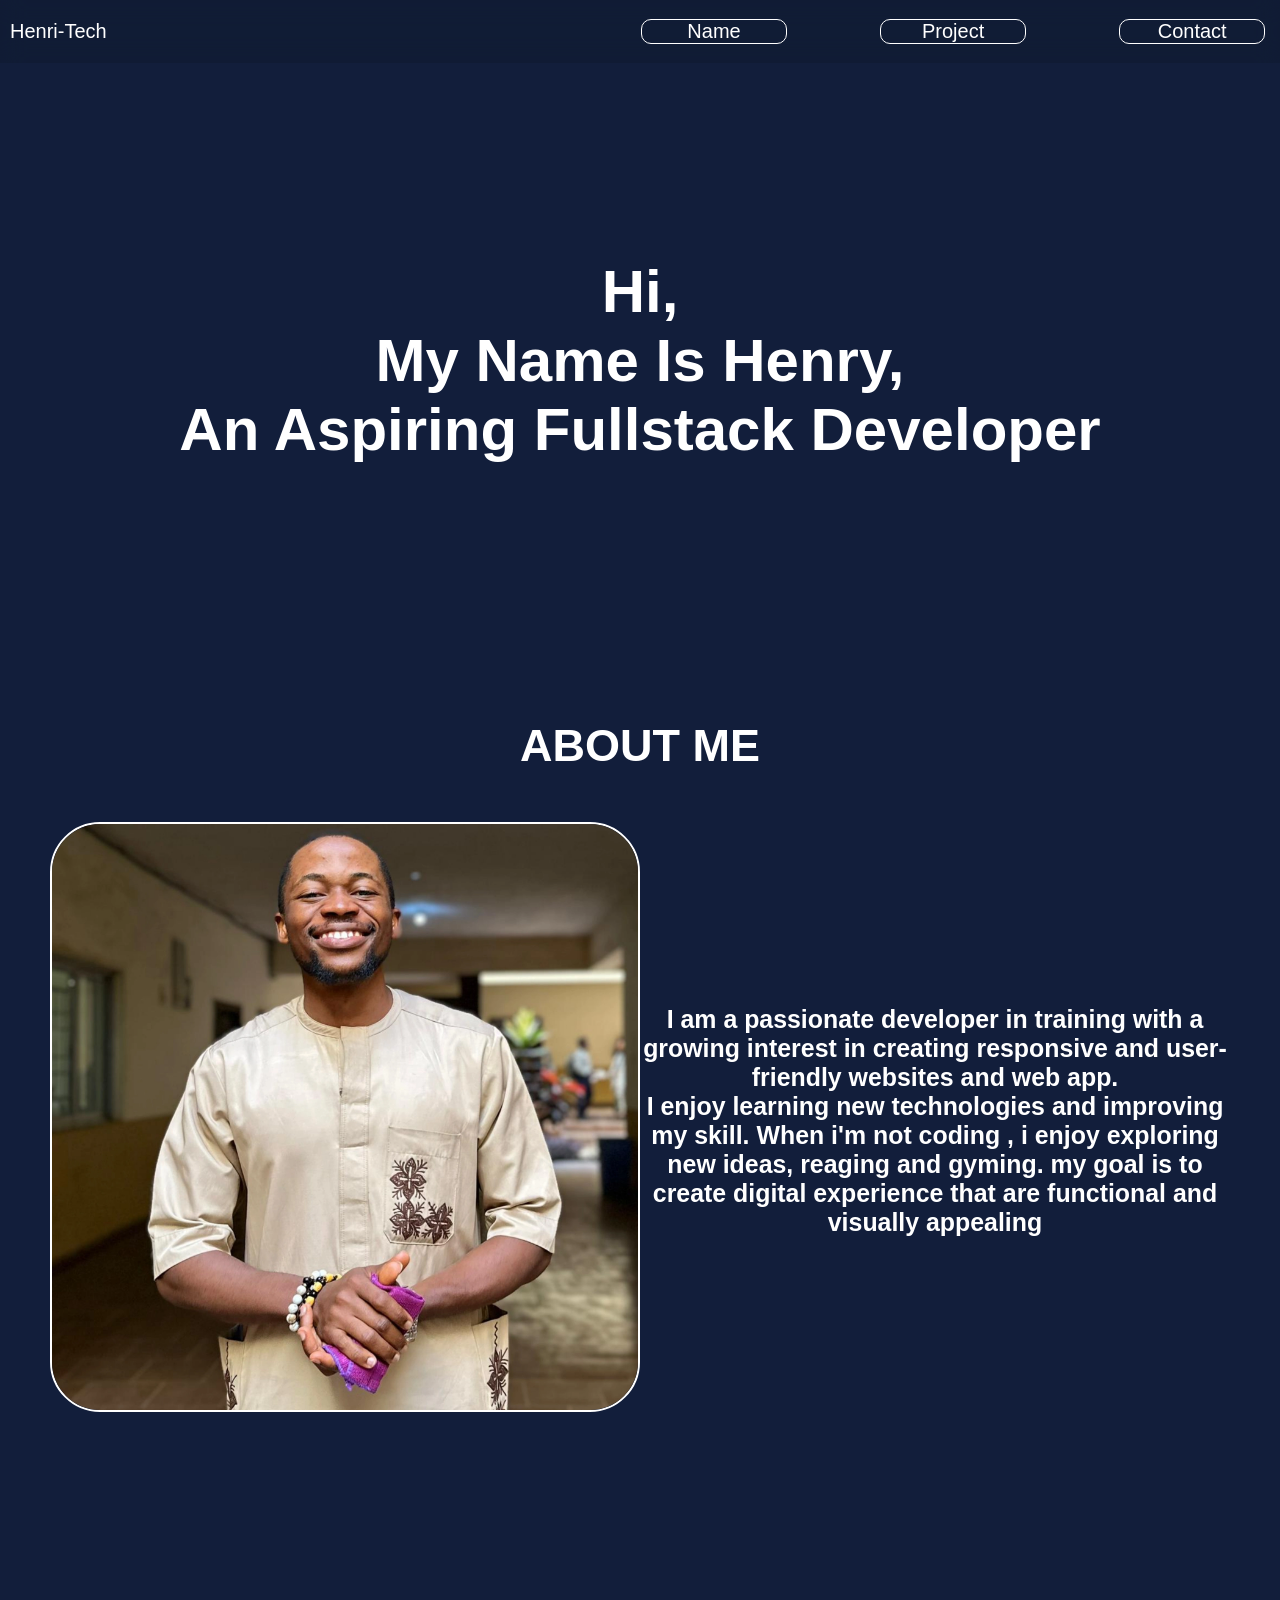
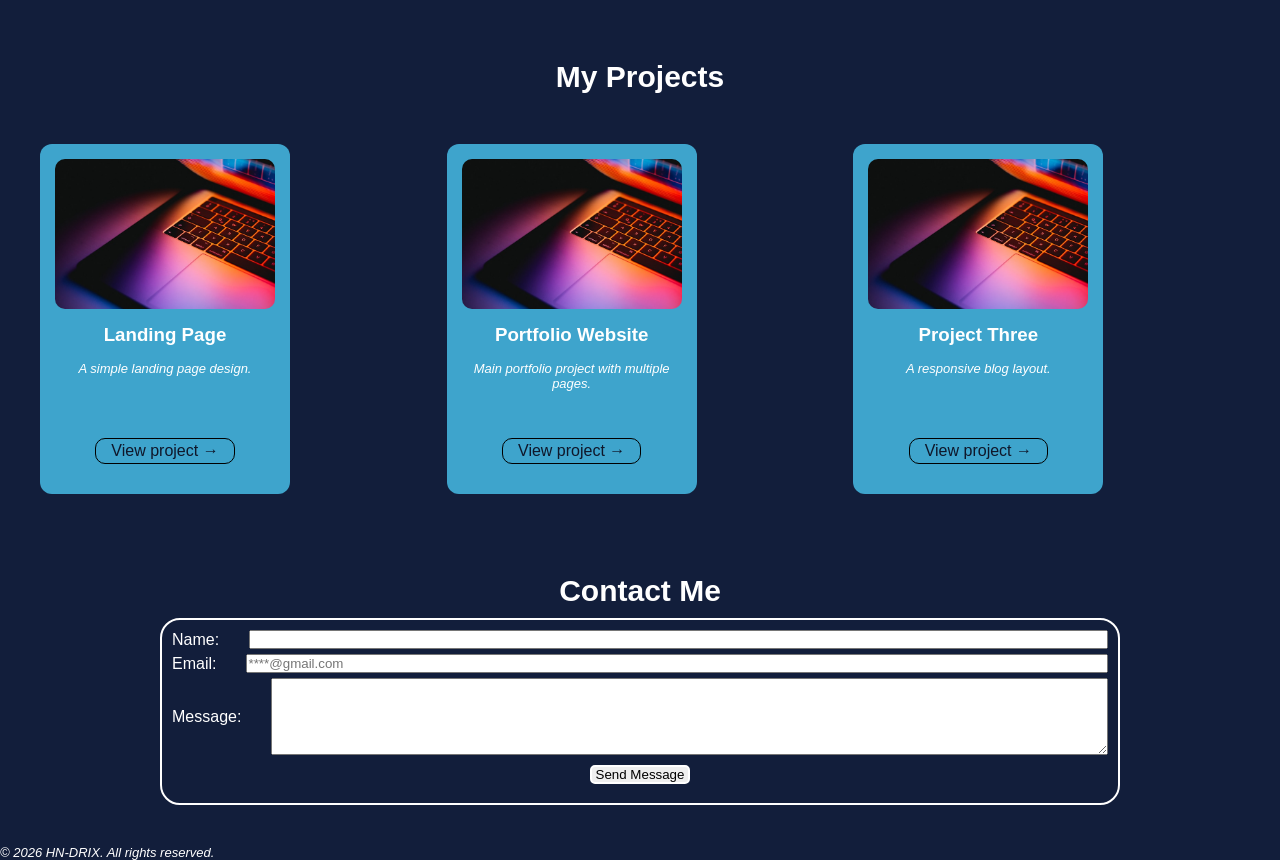
<file: index.html>
<!DOCTYPE html>
<html lang="en">
<head>
    <meta charset="UTF-8">
    <meta name="viewport" content="width=device-width, initial-scale=1.0">
    <link rel="stylesheet" href="style.css">
    <title>Document</title>
</head>
<body>
    <main class="main">
        <header>
            <nav>
                <div class="logo">
                    Henri-Tech
                </div>
    
                
                <div class="nav">
                    <ul>
                        <li><a href="#">Name</a></li>
                        <li><a href="#projects">Project</a></li>
                        <li><a href="#contact">Contact</a></li>
                    </ul>
                </div>
                
            </nav>
        </header>
        <section class="hero">
            <div class="hero-content">
                <h1>
                
                    <span>Hi,</span> 
                    <span>My Name Is Henry,</span> 
                    <span>An Aspiring Fullstack Developer</span>
                    
                </h1>
            </div>
        </section>
        <section class="about">
            <div class="abt-me">
                <h2>ABOUT ME</h2>
            </div>
            <div class="abt-content">
                <div class="img">
                    <img src="./images/1me.webp" alt="">
                </div>
                <div class="abt-text">
                    <h5>
                        <span>
                            I am a passionate developer in training with a growing interest in creating responsive and user-friendly websites and web app.
                        </span>
                        <span> 
                            I enjoy learning new technologies and improving my skill. When i'm  not coding , i enjoy exploring new ideas, reaging and gyming. my goal is to create digital experience that are functional and visually appealing
                        </span>
                        
                    </h5>
                </div>
            </div>
        </section>
        <!-- <setion class="project">
            <div class="projhead">
                <h2>PROJECT</h2>
            </div>
            <div class="projgrid">

            </div>
        </setion> -->

        <!-- injection -->
        <section class="projects" id="projects">
            <h2>My Projects</h2>

            <div class="project-grid">

                <article class="project-card">
                    <img src="./images/card img.jpg" alt="Project 1">
                    <h3>Landing Page</h3>
                    <p>A simple landing page design.</p>
                    <a href="../landing Test/index.html" target="_blank">View project →</a>
                </article>

                <article class="project-card featured">
                    <img src="./images/card img.jpg" alt="Project 2">
                    <h3>Portfolio Website</h3>
                    <p>Main portfolio project with multiple pages.</p>
                    <a href="project.html">View project →</a>
                </article>

                <article class="project-card">
                    <img src="./images/card img.jpg" alt="Project 3">
                    <h3>Project Three</h3>
                    <p>A responsive blog layout.</p>
                    <a href="project.html">View project →</a>
                </article>

            </div>
        </section>

        <!-- CONTACT -->
        <section class="contact" id="contact">
            <h2>Contact Me</h2>

            <form>
                <div class="form">

                    <div class="container">
                        <label for="name">Name:</label>
                    <input type="text" id="name" required>
                    </div>

                    <div class="container">
                        <label for="email">Email:</label>
                    <input type="email" id="email" required placeholder="****@gmail.com">
                    </div>

                    <div class="container">
                        <label for="message">Message:</label>
                    <textarea id="message" rows="5"></textarea>
                    </div>

                </div>
                    
                <button type="submit">Send Message</button>
                    
            </form>
        </section>

    </main>

    <footer>
        <p>© 2026 HN-DRIX. All rights reserved.</p>
    </footer>

    
</body>
</html>
</file>
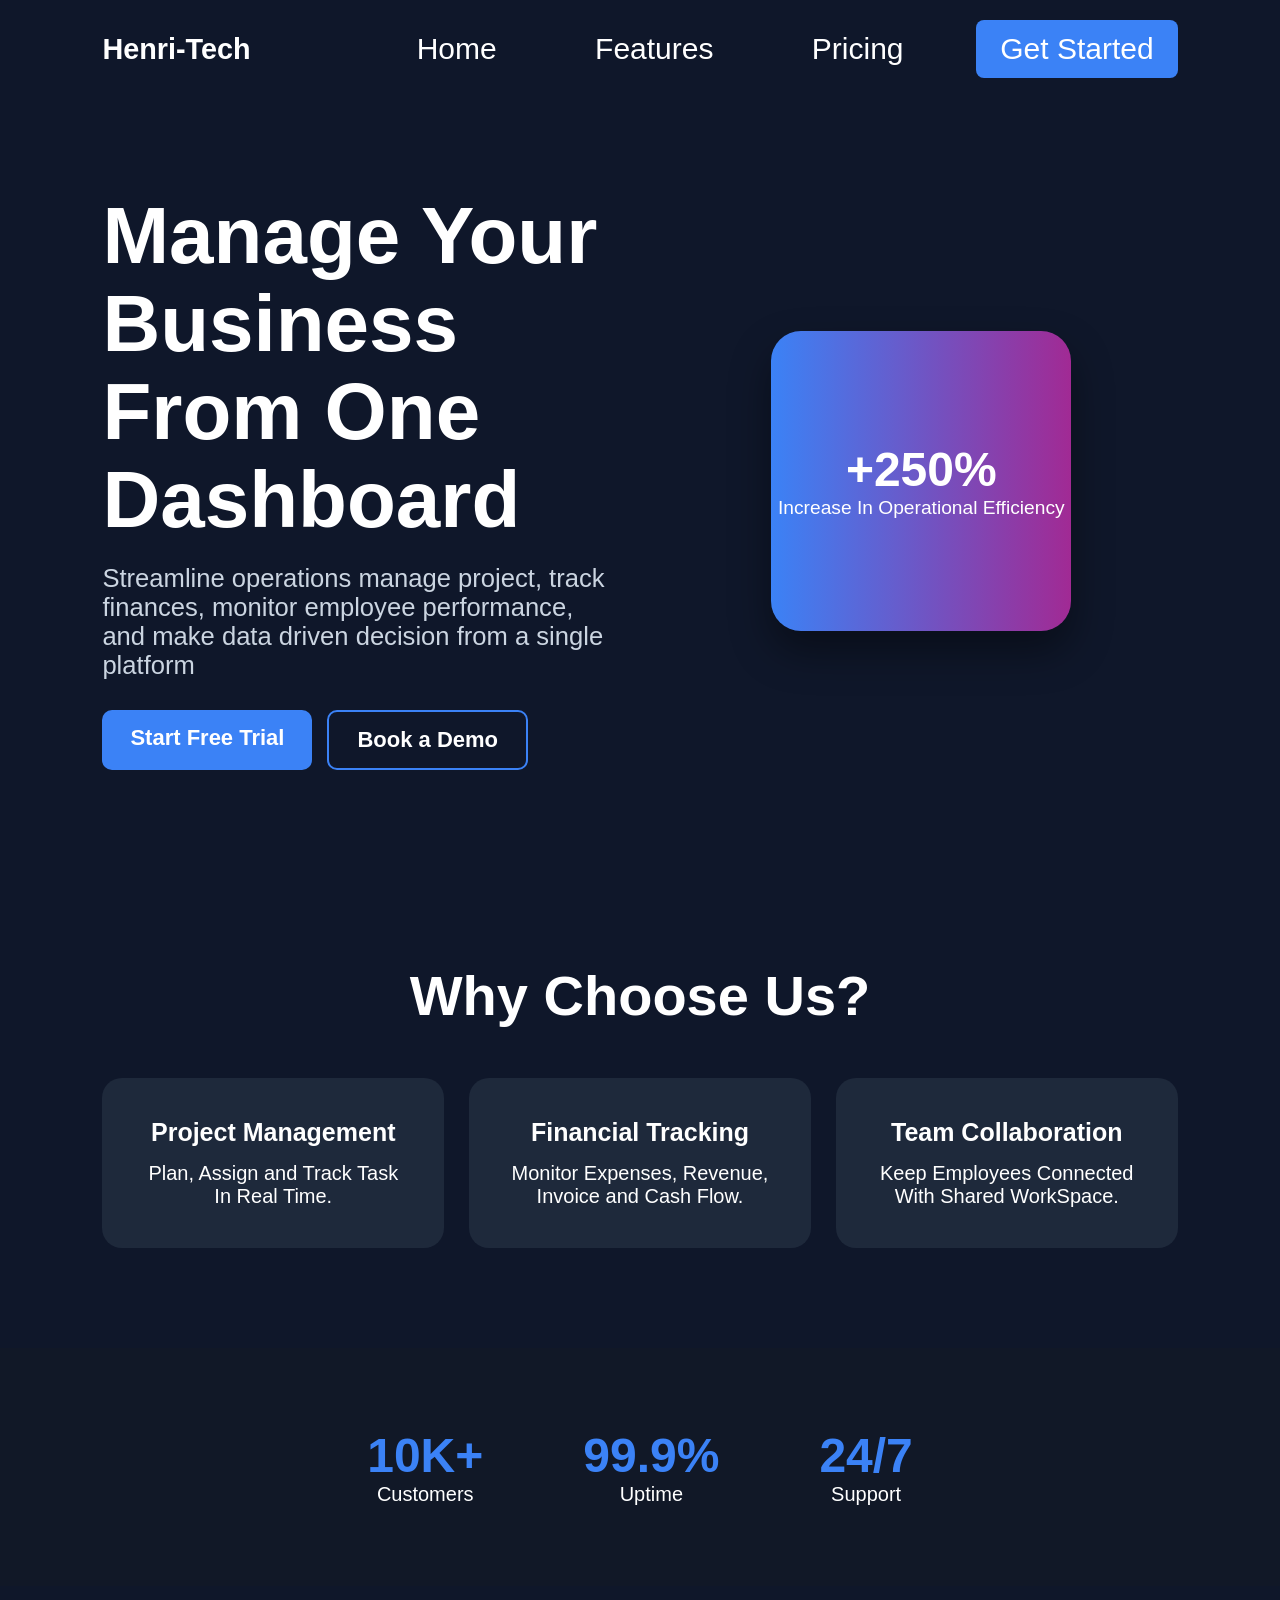
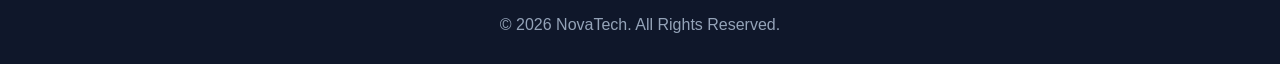
<file: landing Test/landing.html>
<!DOCTYPE html>
<html lang="en">
<head>
    <meta charset="UTF-8">
    <meta name="viewport" content="width=device-width, initial-scale=1.0">
    <link rel="stylesheet" href="./style.css">
    <title>Business Management Platform</title>
</head>
<body>
    <header>
        <nav>
            <div class="logo">Henri-Tech</div>

            <ul>
                <li><a href="../index.html">Home</a></li>
                <li><a href="#">Features</a></li>
                <li><a href="#">Pricing</a></li>
                <li><a href="#">Contact</a></li>
            </ul>

            <a href="#" class="btn">Get Started</a>
        </nav>
    </header>

    <section class="hero">
        <div class="hero-content">
            <h1><span>Manage Your Business</span> <span>From One Dashboard</span></h1>
            <p>
                Streamline operations manage project, track finances, monitor employee performance, and make data driven decision from a single platform
            </p>

            <div class="hero-buttons">
                <a href="#" class="primary-btn">Start Free Trial</a>
                <a href="#" class="secondary-btn">Book a Demo</a>
            </div>
        </div>

        <div class="hero-image">
            <div class="card">
                <h3>+250%</h3>
                <p>Increase In Operational Efficiency</p>
            </div>
        </div>
    </section>

    <section class="features">
        <h2>Why Choose Us?</h2>

        <div class="feature-grid">
            <div class="feature-card">
                <h3>Project Management</h3>
                <p>Plan, Assign and Track Task In Real Time.</p>
            </div>

            <div class="feature-card">
                <h3>Financial Tracking</h3>
                <p>Monitor Expenses, Revenue, Invoice and Cash Flow.</p>
            </div>

            <div class="feature-card">
                <h3>Team Collaboration</h3>
                <p>Keep Employees Connected With Shared WorkSpace.</p>
            </div>
        </div>
    </section>

    <section class="stats">
        <div class="stat">
            <h2>10K+</h2>
            <p>Customers</p>
        </div>

        <div class="stat">
            <h2>99.9%</h2>
            <p>Uptime</p>
        </div>

        <div class="stat">
            <h2>24/7</h2>
            <p>Support</p>
        </div>
    </section>

    <footer>
        <p>© 2026 NovaTech. All Rights Reserved.</p>
    </footer>

</body>
</html>
</file>
<file: style.css>
* {
  box-sizing: border-box;
  margin: 0;
  padding: 0;
  width: 100%;
}

body {
  font-family: Arial, sans-serif;
  background: #121e3b;
  color: #fff;
}

nav {
  display: flex;
  position: fixed;
  z-index: 1000;
  top: 0;
  justify-content: space-between;
  align-items: center;
  font-size: 20px;
  background-color: rgba(17, 26, 46, 0.4);
  backdrop-filter: blur(12px);
  color: #fff;
}
nav .logo {
  padding: 20px 10px;
}
nav .nav {
  padding-right: 15px;
}
nav ul {
  display: flex;
  justify-content: center;
  text-align: center;
  list-style: none;
  gap: 15%;
}
nav ul :hover {
  transform: scale(1.2);
  box-shadow: -3px 4px 7px 2px black;
}

nav ul li {
  border: 1px solid;
  border-radius: 10px;
}
nav ul li a {
  text-decoration: none;
  color: white;
}

.hero {
  height: 80vh;
  display: flex;
}
.hero .hero-content {
  display: flex;
  justify-content: center;
  align-items: center;
  text-align: center;
}
.hero .hero-content h1 span {
  display: block;
  font-weight: bolder;
  font-size: 60px;
}

.about {
  text-align: center;
  font-size: 30px;
  background-image: url();
  min-height: 100vh;
  background-size: cover;
  background-repeat: no-repeat;
}
.about .abt-content {
  display: flex;
  padding: 50px;
}
.about .abt-content .img img {
  -o-object-fit: contain;
     object-fit: contain;
  border-radius: 50px;
  border: solid 2px;
}
.about .abt-content .abt-text {
  display: flex;
  justify-content: center;
  align-items: center;
  text-align: center;
}
.about .abt-content .abt-text h5 span {
  display: block;
}

.projects {
  padding: 40px;
  text-align: center;
}
.projects h2 {
  font-size: 30px;
}

.project-grid {
  display: grid;
  grid-template-columns: repeat(3, 1fr);
  gap: 20px;
  padding-top: 50px;
}

.project-card {
  background: rgb(62, 164, 204);
  padding: 15px;
  border-radius: 12px;
  overflow: hidden;
  transition: 0.3s;
  height: 350px;
  width: 250px;
  display: flex;
  flex-direction: column;
  gap: 15px;
  text-align: center;
  align-items: center;
}
.project-card a {
  text-decoration: none;
  background: rgb(62, 164, 204);
  color: #0f172a;
  border: solid 1px black;
  border-radius: 10px;
  padding: 3px 15px;
  display: inline-block;
  width: -moz-fit-content;
  width: fit-content;
  margin-top: auto;
  margin-bottom: 15px;
}

.project-card:hover {
  transform: translateY(-5px);
  box-shadow: -8px 13px 12px 6px black;
}

.project-card img {
  width: 100%;
  height: 150px;
  -o-object-fit: cover;
     object-fit: cover;
  border-radius: 10px;
}

.contact {
  display: flex;
  justify-content: center;
  align-items: center;
  flex-direction: column;
  padding: 40px;
  text-align: center;
}
.contact h2 {
  font-size: 30px;
  margin-bottom: 10px;
}
.contact form {
  width: 80%;
  border: solid 2px white;
  border-radius: 20px;
  display: flex;
  flex-direction: column;
  align-items: center;
  text-align: center;
  justify-content: center;
}
.contact form .form {
  display: flex;
  flex-direction: column;
  justify-content: center;
  align-items: center;
  gap: 5px;
  padding: 10px;
  text-align: center;
}
.contact form .container {
  display: flex;
  align-items: center;
  flex-direction: row;
  justify-content: center;
  gap: 30px;
}
.contact form .container label {
  display: inline-block;
  width: -moz-fit-content;
  width: fit-content;
  flex-shrink: 0;
}
.contact form .container input textarea {
  width: 50%;
}
.contact form button {
  width: 100px;
  border: solid 2px white;
  border-radius: 5px;
  text-align: center;
  margin-bottom: 2%;
}

p {
  font-style: italic;
  font-size: small;
}/*# sourceMappingURL=style.css.map */
</file>
<file: landing Test/style.css>
*{
    margin:0;
    padding:0;
    box-sizing:border-box;
    font-family:Arial, sans-serif;
}

body{
    background:#0f172a;
    color:white;
}

/* NAVBAR */

nav{
    display:flex;
    justify-content:space-between;
    align-items:center;
    padding:20px 8%;
    font-size: 30px;
}

.logo{
    font-size:1.8rem;
    font-weight:bold;
}

nav ul{
    display:flex;
    list-style:none;
    gap: 25%;
}

nav a{
    text-decoration:none;
    color:white;
}

.btn{
    background:#3b82f6;
    padding:12px 24px;
    border-radius:8px;
    transition: 0.1s ease;
}
.btn:hover{
    /* transform: translateY(-10px); */
    transform: scale(1.2);
    box-shadow: -9px 13px 17px 5px black;
}
.btn:active{
    /* transform: translateY(8px); */
    transform: scale(1.1);
    box-shadow: -6px 10px 15px 5px black;
}

/* HERO */

.hero{
    min-height: 85vh;
    display:flex;
    justify-content:space-between;
    align-items:center;
    padding:0 8%;
    gap:50px;
    font-size: larger;
}


.hero-content{
    flex:1;
}

.hero-content h1{
    display: grid;
    font-size:5rem;
    margin-bottom:20px;
    line-height:1.1;
}

.hero-content p{
    font-size:1.6rem;
    color:#cbd5e1;
    max-width:550px;
    margin-bottom:30px;
    /* font-size: 20px; */
}

.hero-buttons{
    display:flex;
    gap:15px;
}

.primary-btn,
.secondary-btn{
    text-decoration:none;
    padding:15px 28px;
    border-radius:10px;
    font-weight:bold;
    font-size: 22px;
}

.primary-btn{
    background:#3b82f6;
    color:white;
}
.primary-btn:hover{
    transform: scale(1.05);
}

.secondary-btn{
    border:2px solid #3b82f6;
    color:white;
}
.secondary-btn:hover{
    transform: scale(1.05);
}

/* HERO CARD */

.hero-image{
    flex:1;
    display:flex;
    justify-content:center;
}

.card{
    width:300px;
    height:300px;
    background:linear-gradient(
        to right,
        #3b82f6,
        #a12a94
    );
    border-radius:30px;
    display:flex;
    flex-direction:column;
    justify-content:center;
    align-items:center;
    box-shadow:0 20px 40px rgba(0,0,0,.4);
    animation:float 3s ease-in-out infinite;
}

.card h3{
    font-size:3rem;
}

.card p{
    font-size:1.2rem;
}

/* FEATURES */

.features{
    padding:100px 8%;
    text-align:center;
}

.features h2{
    font-size:3.5rem;
    margin-bottom:50px;
}

.feature-grid{
    display:grid;
    grid-template-columns:repeat(auto-fit,minmax(250px,1fr));
    gap:25px;
}

.feature-card{
    background:#1e293b;
    padding:40px;
    border-radius:20px;
    transition:.3s;
}

.feature-card:hover{
    transform:translateY(-10px);
}

.feature-card h3{
    margin-bottom:15px;
    font-size: 25px;
}
.feature-card p{
    font-size: 20px;
}

/* STATS */

.stats{
    display:flex;
    justify-content:center;
    gap:100px;
    padding:80px 8%;
    background:#111827;
    flex-wrap:wrap;
}

.stat{
    text-align:center;
}

.stat h2{
    font-size:3rem;
    color:#3b82f6;
}
.stat p{
    font-size: 20px;
}

/* FOOTER */

footer{
    text-align:center;
    padding:30px;
    color:#94a3b8;
}

/* ANIMATION */

@keyframes float{
    0%,100%{
        transform:translateY(0);
    }
    50%{
        transform:translateY(-20px);
    }
}

/* RESPONSIVE */

/* @media(max-width:768px){

    nav ul{
        display:none;
    }

    .hero{
        flex-direction:column;
        text-align:center;
        padding-top:50px;
    }

    .hero-content h1{
        font-size:2.8rem;
    }

    .hero-buttons{
        justify-content:center;
    }

    .stats{
        gap:40px;
    }
} */
</file>
